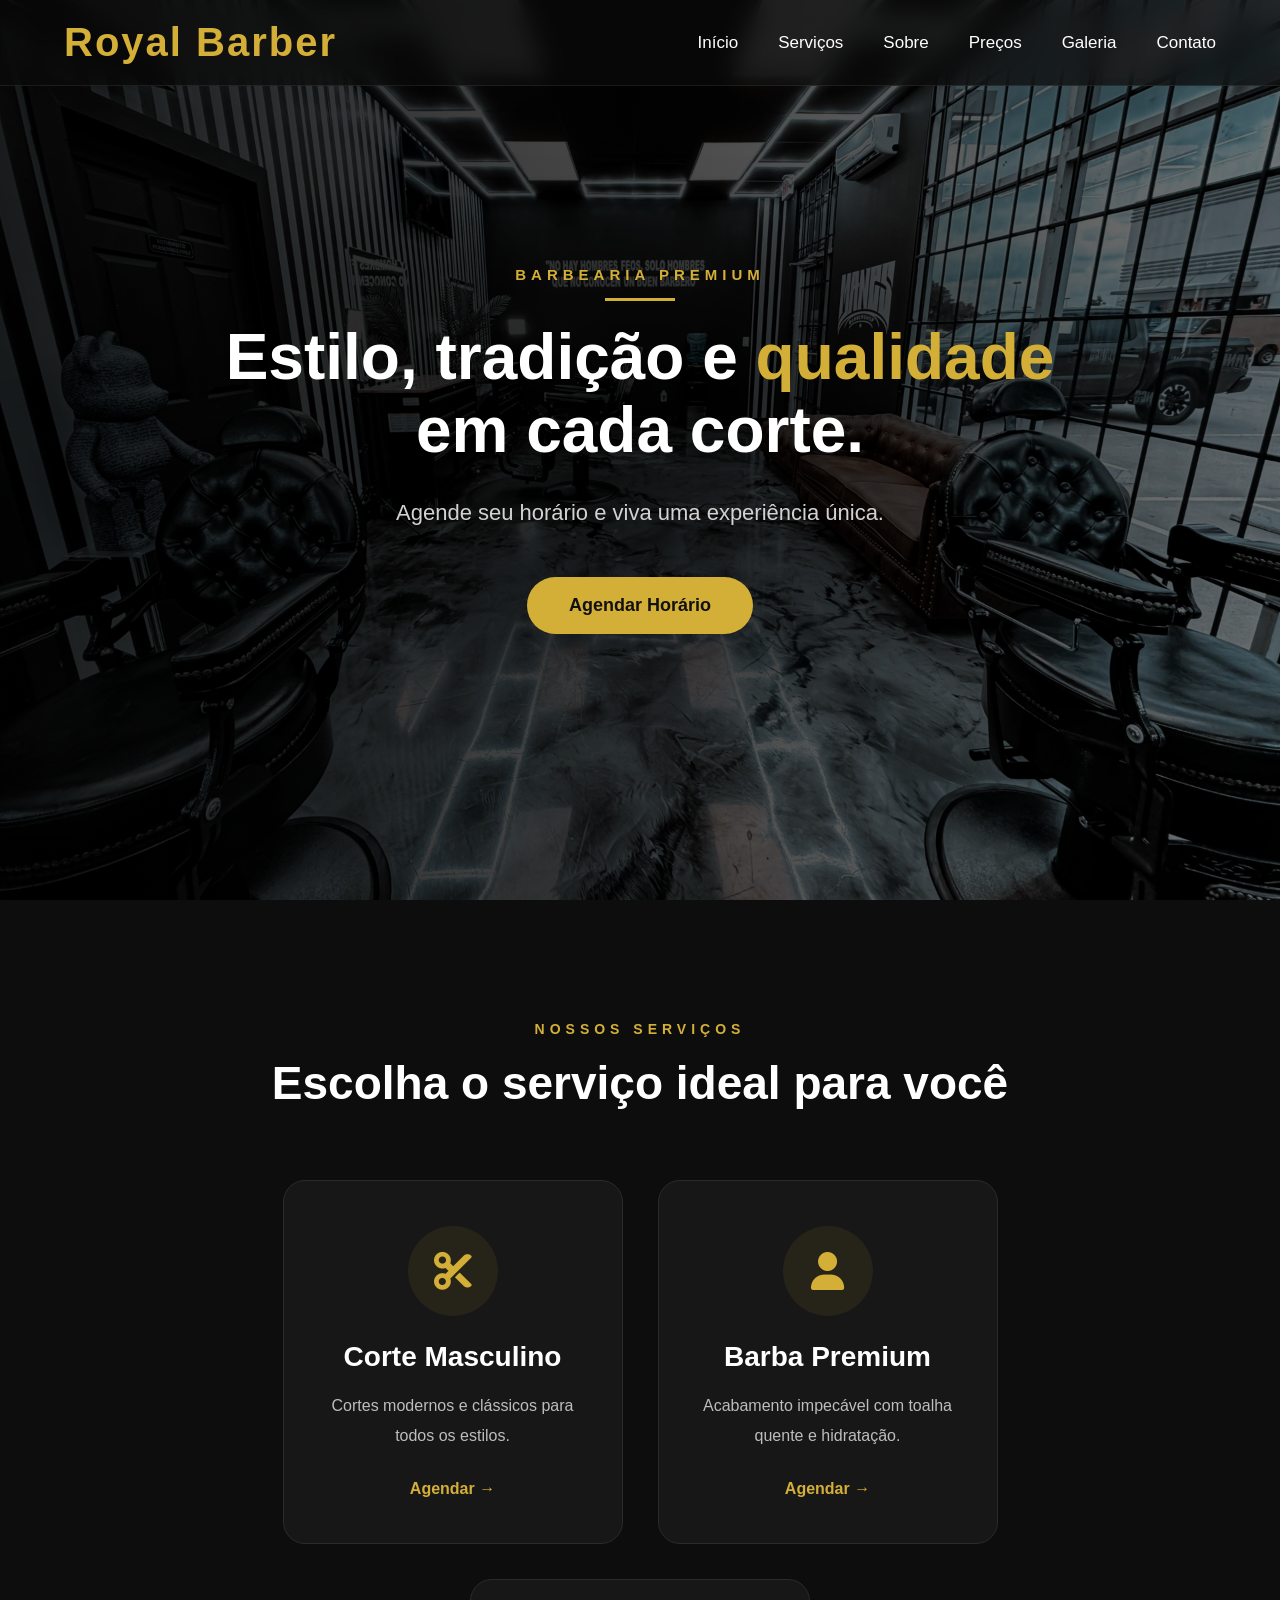
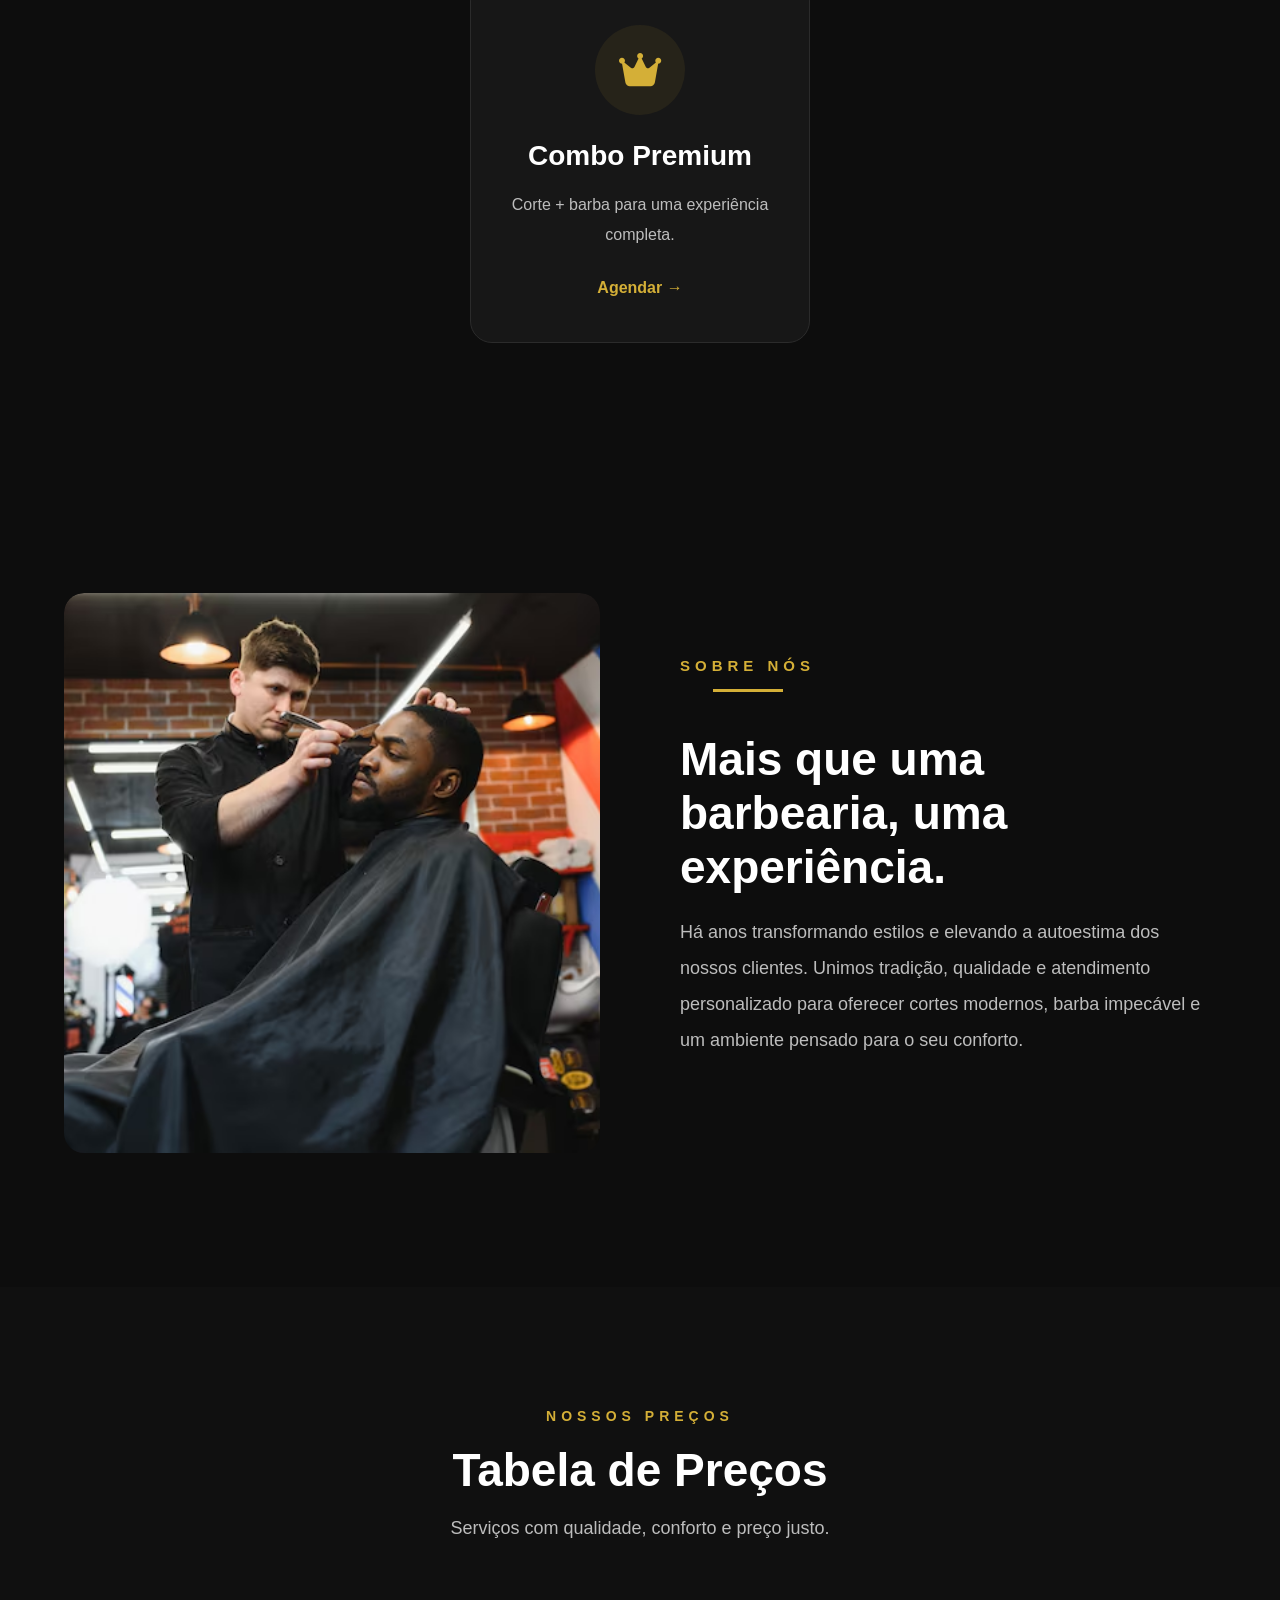
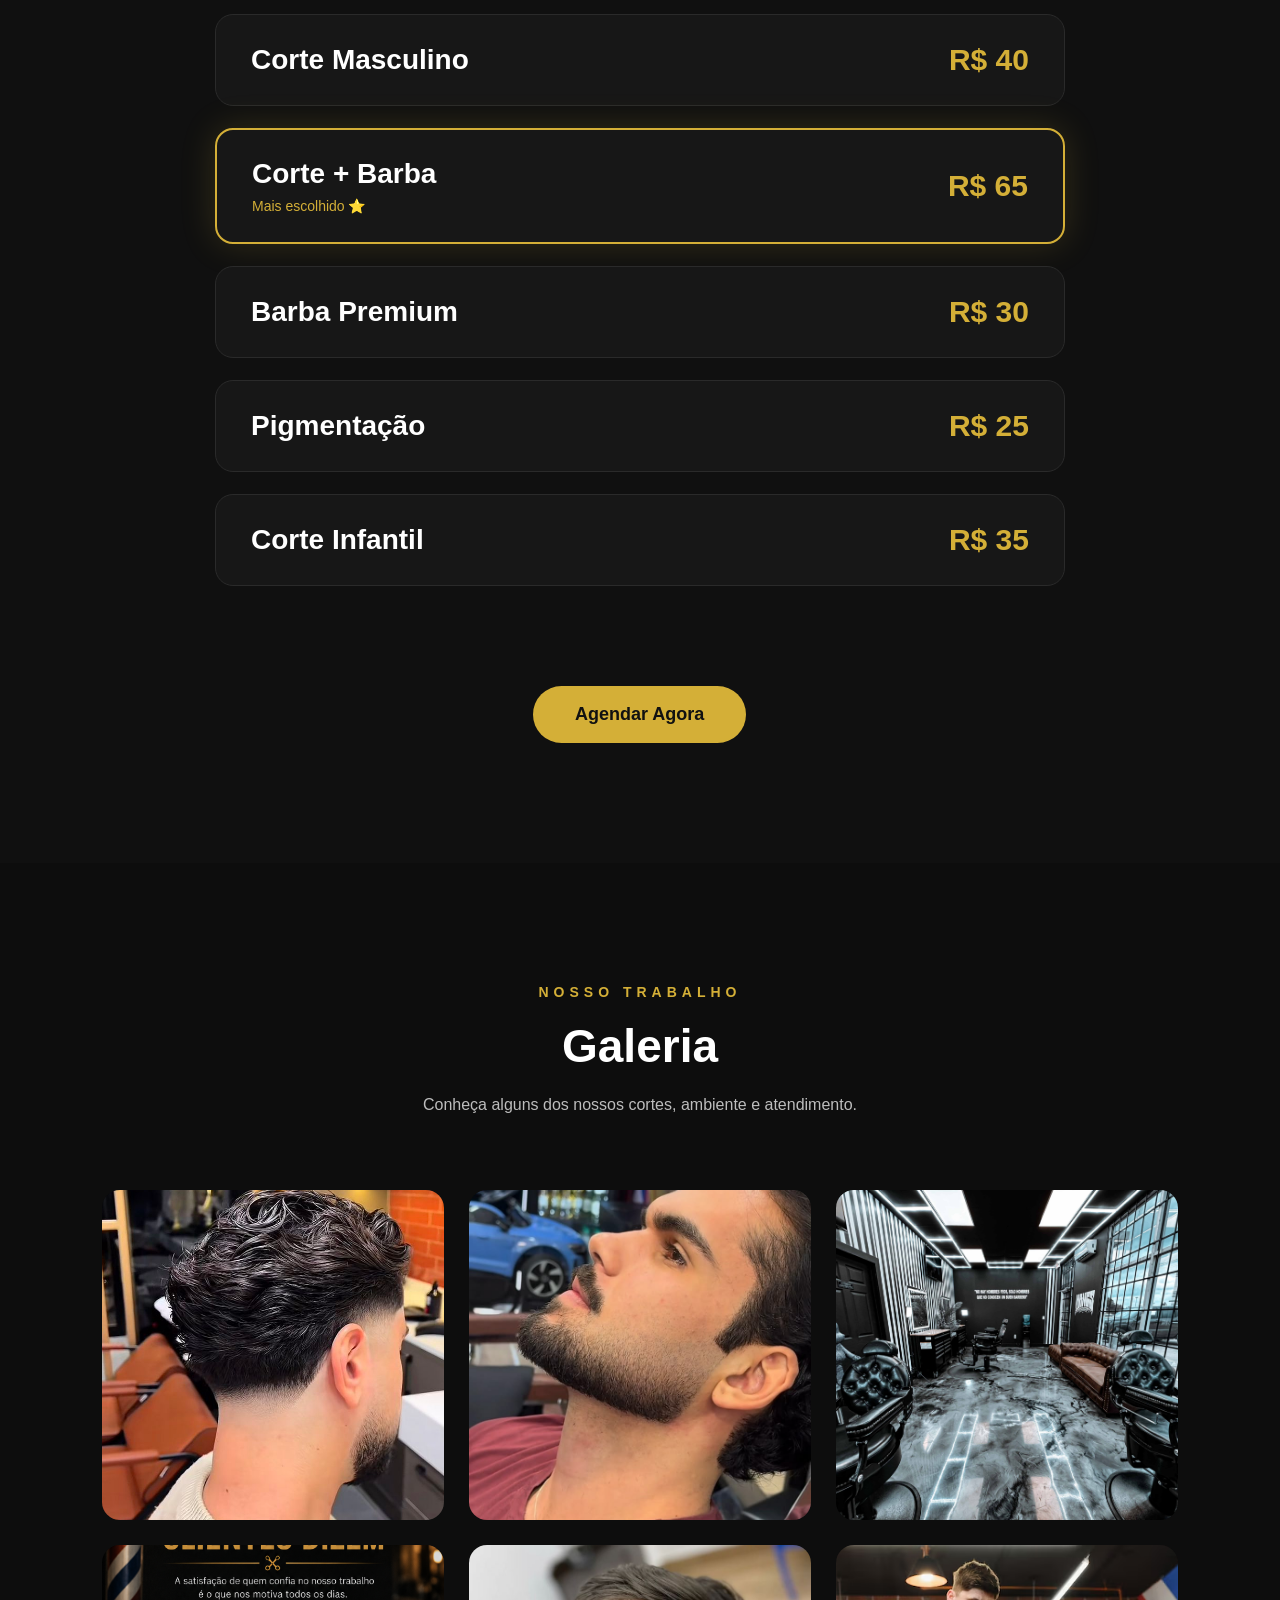
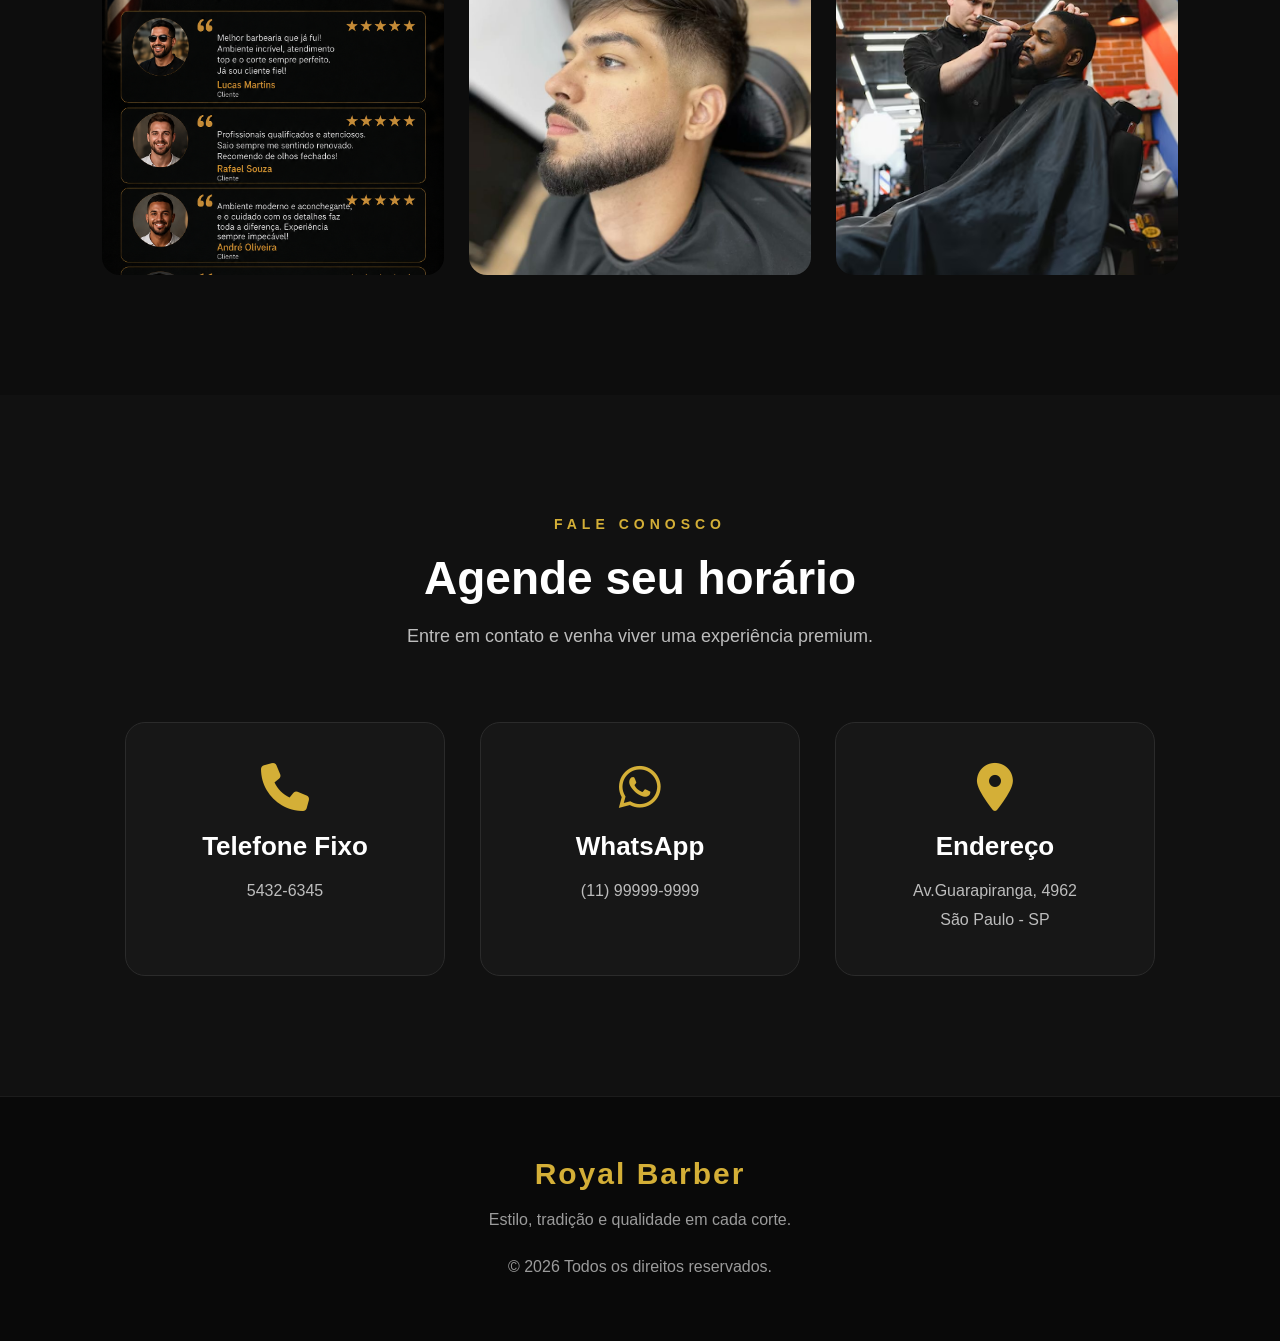
<file: index.html>
<!DOCTYPE html>
<html lang="pt-BR">

<head>

    <meta charset="UTF-8">
    <meta name="viewport" content="width=device-width, initial-scale=1.0">

    <title>Royal Barber</title>

    <link rel="stylesheet" href="STYLE.css">

    <link rel="stylesheet" href="https://cdnjs.cloudflare.com/ajax/libs/font-awesome/6.7.2/css/all.min.css">

</head>

<body>


    <!-- ==========================
            HEADER
    =========================== -->

    <header>

        <div class="container">

            <a href="#inicio" class="logo">
                Royal Barber
            </a>

            <nav>

                <ul>

                    <li><a href="#inicio">Início</a></li>

                    <li><a href="#servicos">Serviços</a></li>

                    <li><a href="#sobre">Sobre</a></li>

                    <li><a href="#precos">Preços</a></li>

                    <li><a href="#galeria">Galeria</a></li>

                    <li><a href="#contato">Contato</a></li>

                </ul>

            </nav>

        </div>

    </header>

    <!-- ==========================
            HERO
    =========================== -->

    <section class="hero" id="inicio">

        <div class="hero-content">

            <span class="hero-subtitle">
                BARBEARIA PREMIUM
            </span>

            <h1>
                Estilo, tradição e <span>qualidade</span> em cada corte.
            </h1>

            <p>
                Agende seu horário e viva uma experiência única.
            </p>

            <a href="#contato" class="btn">
                Agendar Horário
            </a>

        </div>

    </section>

    <!-- ==========================
            SERVIÇOS
    =========================== -->

    <section class="services" id="servicos">

        <div class="services-header">

            <span>NOSSOS SERVIÇOS</span>

            <h2>Escolha o serviço ideal para você</h2>

        </div>

        <div class="cards">

            <div class="card">

                <div class="icon">
                    <i class="fa-solid fa-scissors"></i>
                </div>

                <h3>Corte Masculino</h3>

                <p>
                    Cortes modernos e clássicos para todos os estilos.
                </p>

                <a href="#contato" class="card-link">
                    Agendar →
                </a>

            </div>

            <div class="card">

                <div class="icon">
                    <i class="fa-solid fa-user"></i>
                </div>

                <h3>Barba Premium</h3>

                <p>
                    Acabamento impecável com toalha quente e hidratação.
                </p>

                <a href="#contato" class="card-link">
                    Agendar →
                </a>

            </div>

            <div class="card">

                <div class="icon">
                    <i class="fa-solid fa-crown"></i>
                </div>

                <h3>Combo Premium</h3>

                <p>
                    Corte + barba para uma experiência completa.
                </p>

                <a href="#contato" class="card-link">
                    Agendar →
                </a>

            </div>

        </div>

    </section>

    <!-- ==========================
            SOBRE
    =========================== -->

    <section class="about" id="sobre">

        <div class="about-image">

            <img src="img/cliente-africano-do-sexo-masculino-cortando-o-cabelo-na-barbearia-de-cabeleireiro-profissional_255667-7747.avif"
                alt="Barbeiro atendendo cliente">

        </div>

        <div class="about-text">

            <span class="hero-subtitle">
                SOBRE NÓS
            </span>

            <h2>Mais que uma barbearia, uma experiência.</h2>

            <p>
                Há anos transformando estilos e elevando a autoestima dos nossos clientes.
                Unimos tradição, qualidade e atendimento personalizado para oferecer
                cortes modernos, barba impecável e um ambiente pensado para o seu conforto.
            </p>

        </div>

    </section>

    <section class="prices" id="precos">

        <div class="services-header">

            <span>NOSSOS PREÇOS</span>

            <h2>Tabela de Preços</h2>

            <p>
                Serviços com qualidade, conforto e preço justo.
            </p>

        </div>

        <div class="price-table">

            <div class="price-item">
                <span>Corte Masculino</span>
                <strong>R$ 40</strong>
            </div>

            <div class="price-item destaque">

                <div>

                    <span>Corte + Barba</span>

                    <small>Mais escolhido ⭐</small>

                </div>

                <strong>R$ 65</strong>

            </div>

            <div class="price-item">
                <span>Barba Premium</span>
                <strong>R$ 30</strong>
            </div>

            <div class="price-item">
                <span>Pigmentação</span>
                <strong>R$ 25</strong>
            </div>

            <div class="price-item">
                <span>Corte Infantil</span>
                <strong>R$ 35</strong>
            </div>

        </div>

        <div class="price-button">
            <a href="#contato" class="btn">
                Agendar Agora
            </a>
        </div>


    </section>



    <!-- ==========================
            GALERIA
    =========================== -->

    <section class="gallery" id="galeria">

        <div class="gallery-header">

            <span>NOSSO TRABALHO</span>

            <h2>Galeria</h2>

            <p>
                Conheça alguns dos nossos cortes, ambiente e atendimento.
            </p>

        </div>

        <div class="gallery-grid">

            <div class="gallery-item">

                <img src="img/download.jfif" alt="Corte Masculino">

                <div class="overlay">

                    <h3>Corte Clássico</h3>

                </div>

            </div>

            <div class="gallery-item">

                <img src="img/download (3).jfif" alt="Barba Premium">

                <div class="overlay">

                    <h3>Barba Premium</h3>

                </div>

            </div>

            <div class="gallery-item">

                <img src="img/hero-barbershop_e02c05de.jpg" alt="Nosso Espaço">

                <div class="overlay">

                    <h3>Nosso Espaço</h3>

                </div>

            </div>

            <div class="gallery-item">

                <img src="img/ChatGPT Image 30 de jun. de 2026, 19_32_30.png" alt="Clientes Satisfeitos">

                <div class="overlay">

                    <h3>Clientes Satisfeitos</h3>

                </div>

            </div>

            <div class="gallery-item">

                <img src="img/download (1).jfif" alt="Combo Premium">

                <div class="overlay">

                    <h3>Combo Premium</h3>

                </div>

            </div>

            <div class="gallery-item">

                <img src="img/cliente-africano-do-sexo-masculino-cortando-o-cabelo-na-barbearia-de-cabeleireiro-profissional_255667-7747.avif"
                    alt="Profissionais">

                <div class="overlay">

                    <h3>Profissionais</h3>

                </div>

            </div>

        </div>

    </section>

    <!-- ==========================
            CONTATO
    =========================== -->

    <section class="contact" id="contato">

        <div class="services-header">

            <span>FALE CONOSCO</span>

            <h2>Agende seu horário</h2>

            <p>
                Entre em contato e venha viver uma experiência premium.
            </p>

        </div>

        <div class="contact-content">

            <div class="contact-card">

                <i class="fa-solid fa-phone"></i>

                <h3>Telefone Fixo</h3>

                <p>5432-6345</p>

            </div>

            <a class="contact-card"
                href="https://wa.me/5511999999999?text=Olá!%20Gostaria%20de%20agendar%20um%20horário%20na%20Royal%20Barber."
                target="_blank">

                <i class="fa-brands fa-whatsapp"></i>

                <h3>WhatsApp</h3>

                <p>(11) 99999-9999</p>

            </a>
            <a class="contact-card" href="https://maps.app.goo.gl/kEvo1rtwkqubhrsD6" target="_blank">

                <i class="fa-solid fa-location-dot"></i>

                <h3>Endereço</h3>

                <p> Av.Guarapiranga, 4962<br>São Paulo - SP</p>

            </a>

        </div>



    </section>

    <!-- ==========================
            FOOTER
    =========================== -->

    <footer>

        <h3>Royal Barber</h3>

        <p>
            Estilo, tradição e qualidade em cada corte.
        </p>

        <br>

        <p>
            © 2026 Todos os direitos reservados.
        </p>

    </footer>

 

    <script src="SCRIPT.js"></script>

</body>

</html>
</file>
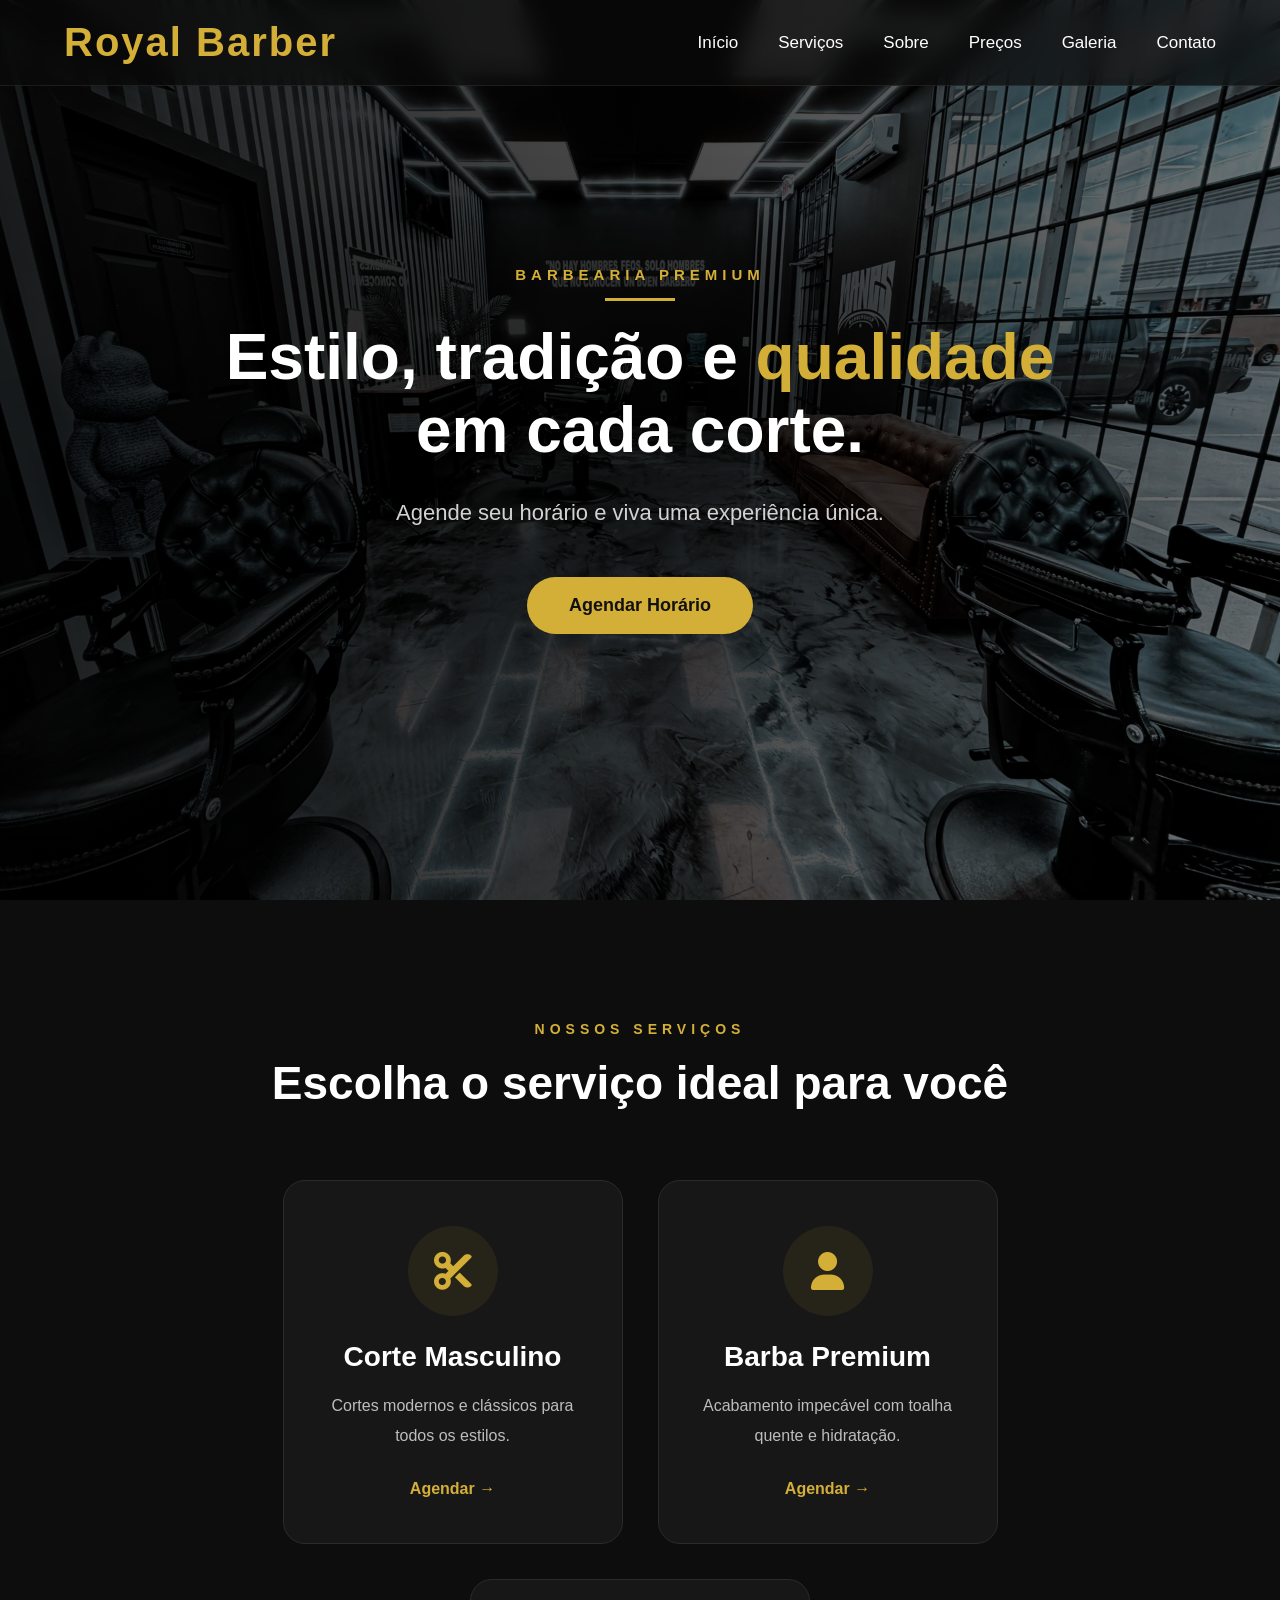
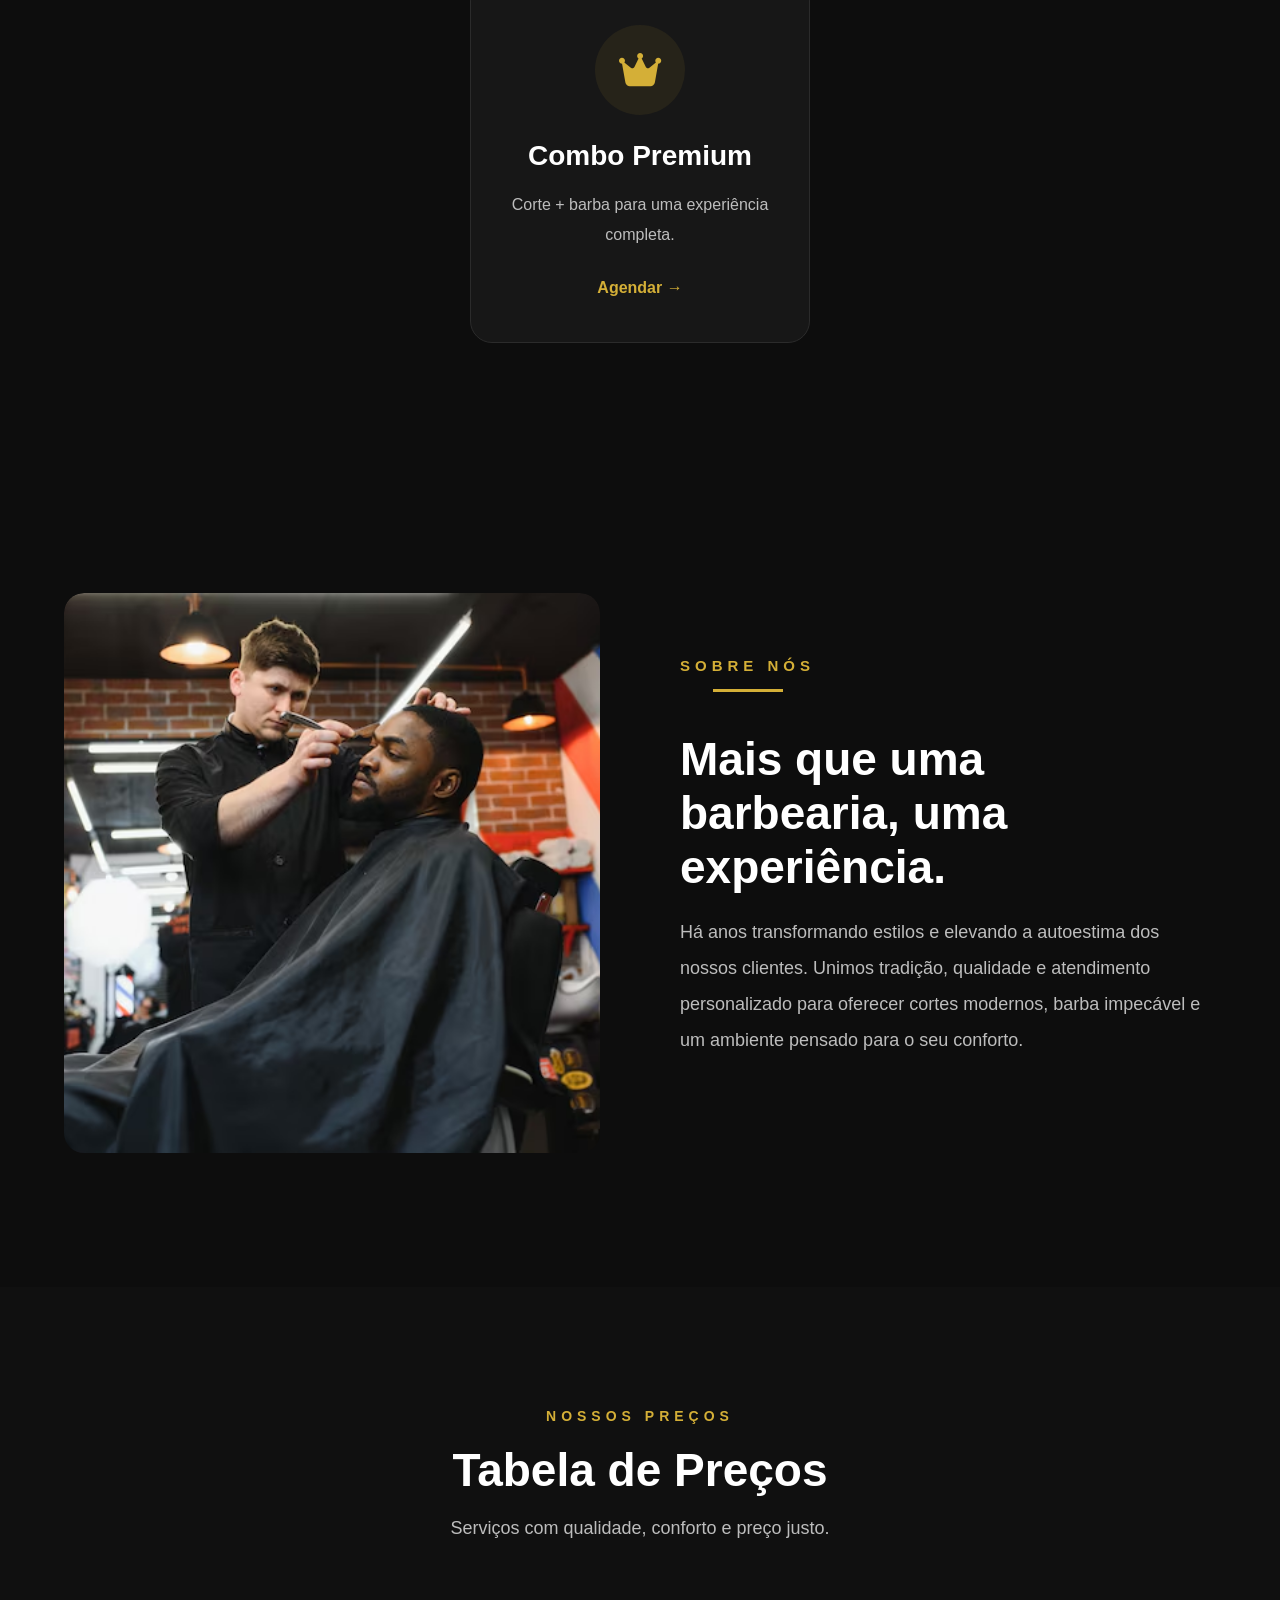
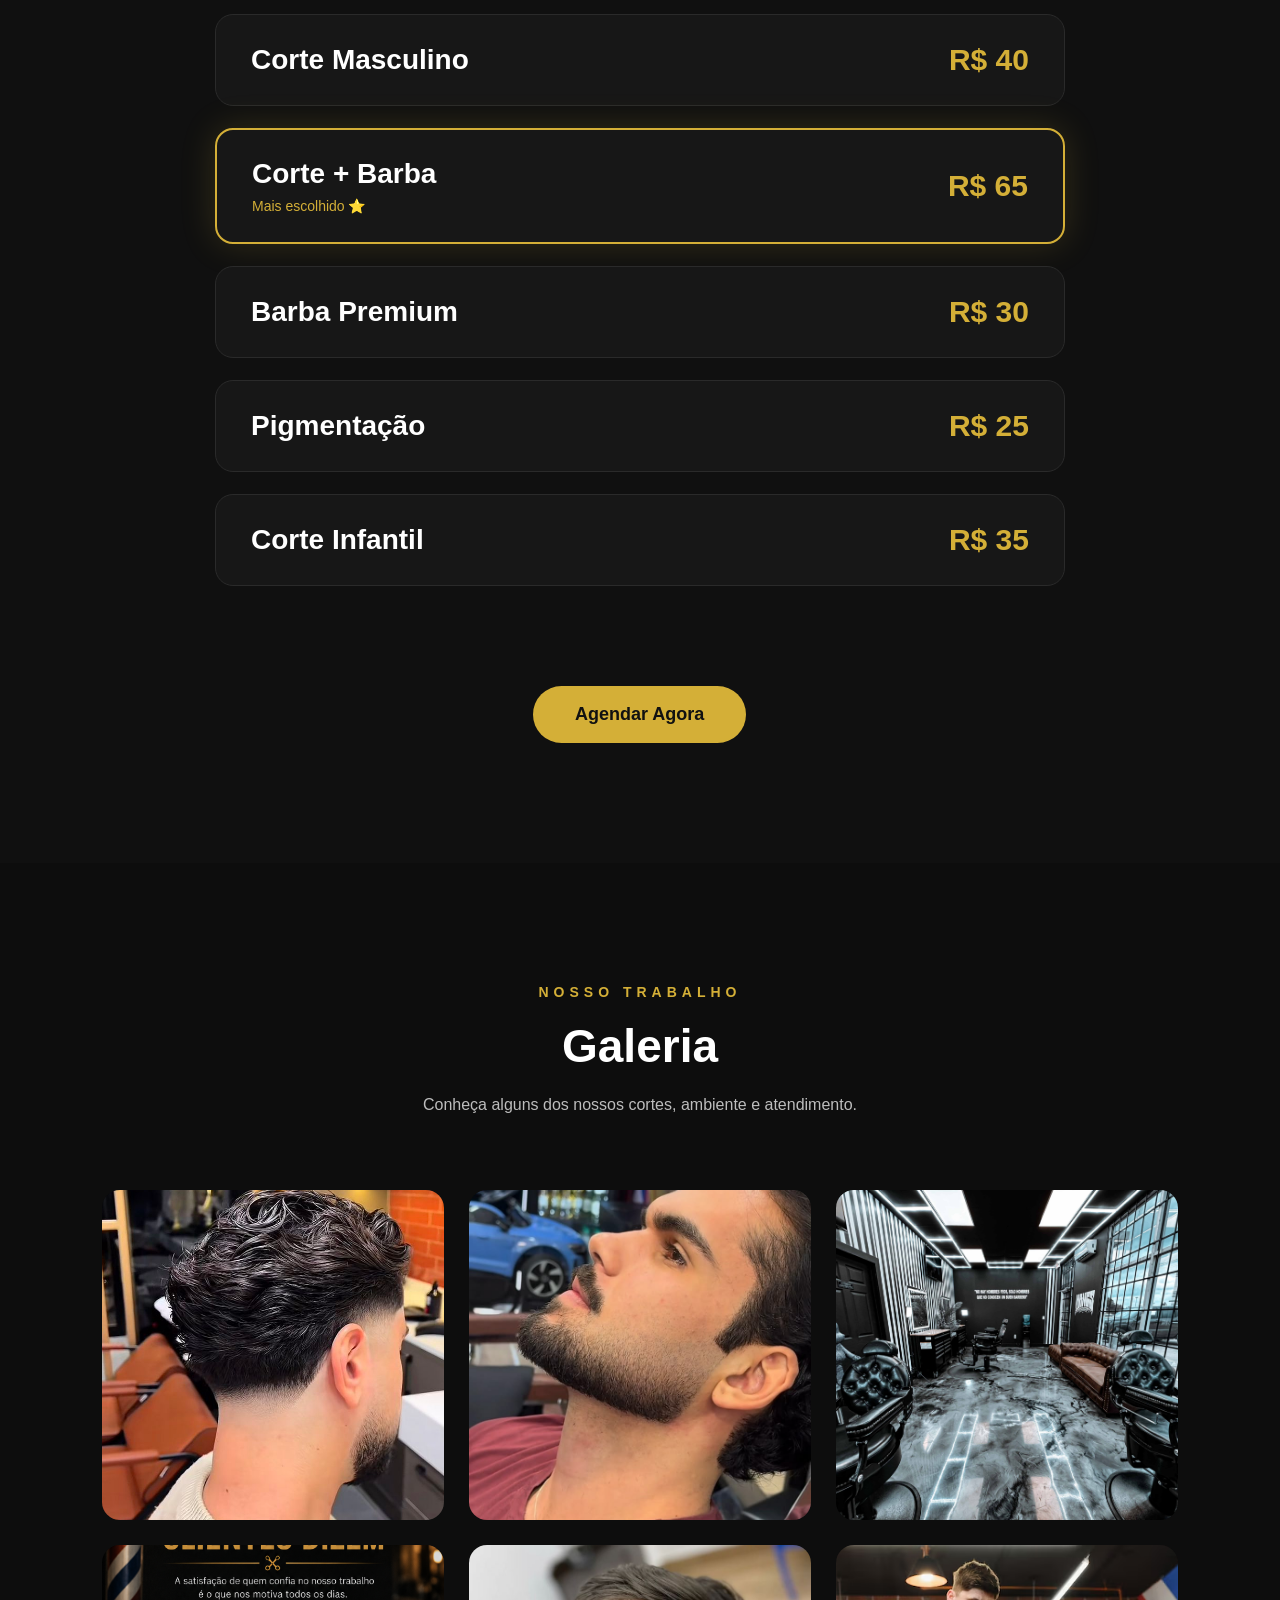
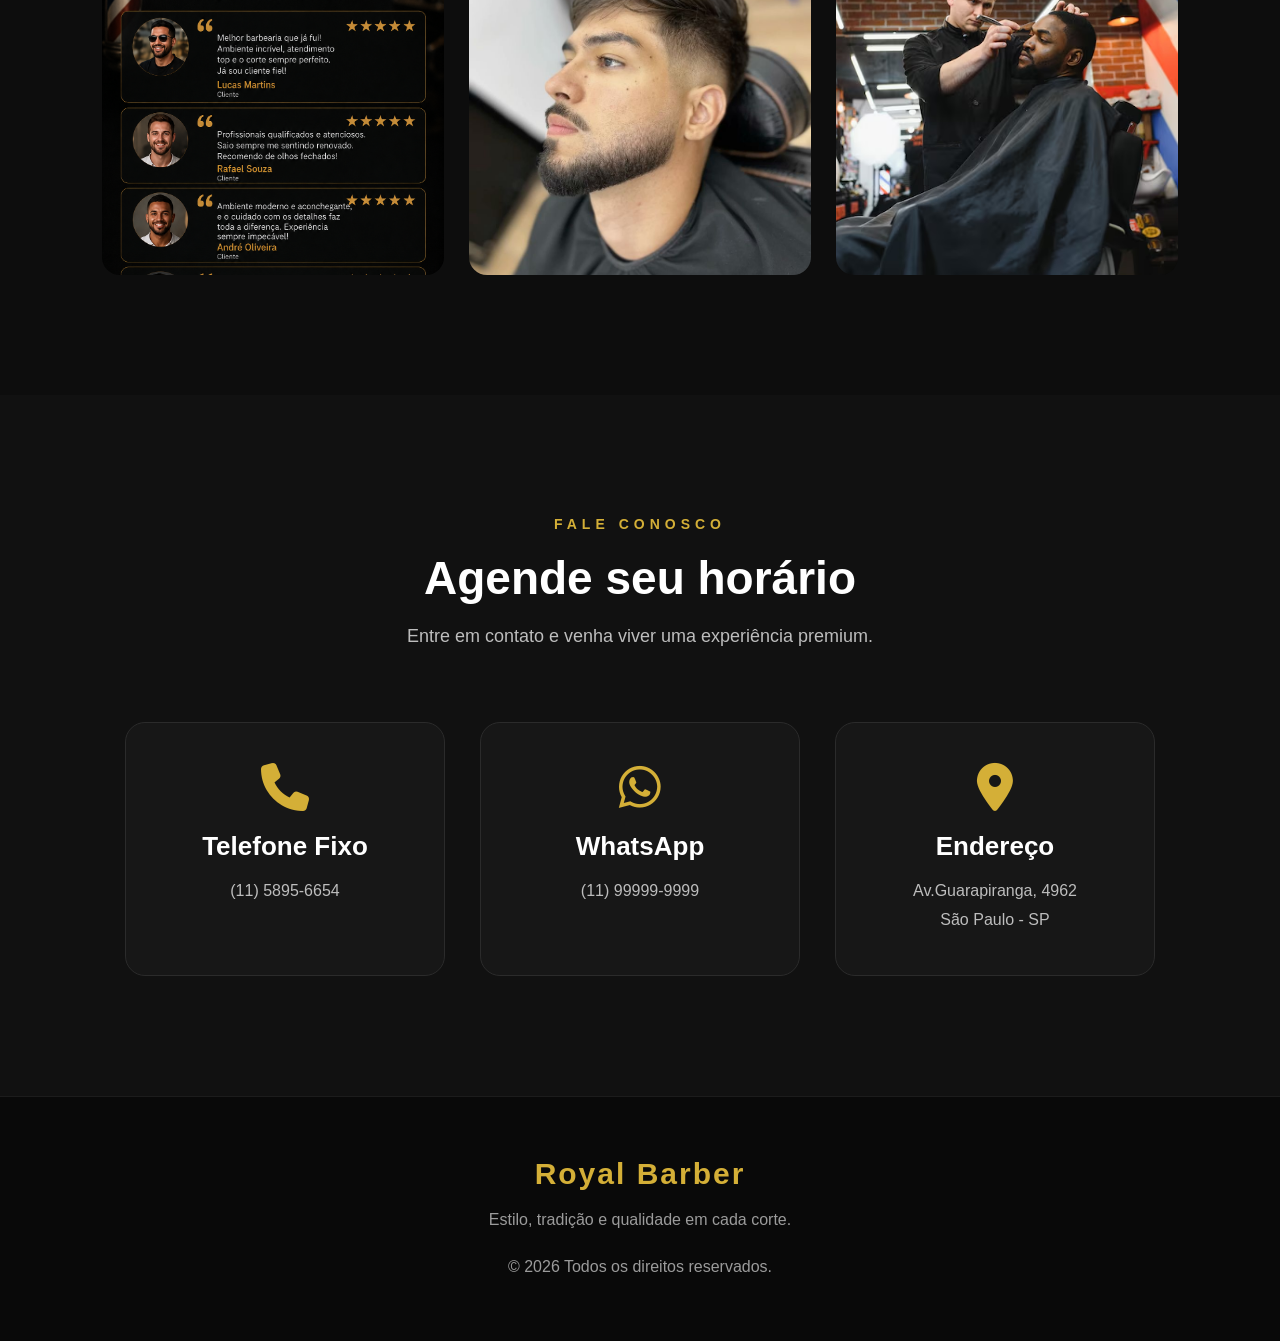
<file: INDEX.html>
<!DOCTYPE html>
<html lang="pt-BR">

<head>

    <meta charset="UTF-8">
    <meta name="viewport" content="width=device-width, initial-scale=1.0">

    <title>Royal Barber</title>

    <link rel="stylesheet" href="STYLE.css">

    <link rel="stylesheet" href="https://cdnjs.cloudflare.com/ajax/libs/font-awesome/6.7.2/css/all.min.css">

</head>

<body>


    <!-- ==========================
            HEADER
    =========================== -->

    <header>

        <div class="container">

            <a href="#inicio" class="logo">
                Royal Barber
            </a>

            <nav>

                <ul>

                    <li><a href="#inicio">Início</a></li>

                    <li><a href="#servicos">Serviços</a></li>

                    <li><a href="#sobre">Sobre</a></li>

                    <li><a href="#precos">Preços</a></li>

                    <li><a href="#galeria">Galeria</a></li>

                    <li><a href="#contato">Contato</a></li>

                </ul>

            </nav>

        </div>

    </header>

    <!-- ==========================
            HERO
    =========================== -->

    <section class="hero" id="inicio">

        <div class="hero-content">

            <span class="hero-subtitle">
                BARBEARIA PREMIUM
            </span>

            <h1>
                Estilo, tradição e <span>qualidade</span> em cada corte.
            </h1>

            <p>
                Agende seu horário e viva uma experiência única.
            </p>

            <a href="#contato" class="btn">
                Agendar Horário
            </a>

        </div>

    </section>

    <!-- ==========================
            SERVIÇOS
    =========================== -->

    <section class="services" id="servicos">

        <div class="services-header">

            <span>NOSSOS SERVIÇOS</span>

            <h2>Escolha o serviço ideal para você</h2>

        </div>

        <div class="cards">

            <div class="card">

                <div class="icon">
                    <i class="fa-solid fa-scissors"></i>
                </div>

                <h3>Corte Masculino</h3>

                <p>
                    Cortes modernos e clássicos para todos os estilos.
                </p>

                <a href="#contato" class="card-link">
                    Agendar →
                </a>

            </div>

            <div class="card">

                <div class="icon">
                    <i class="fa-solid fa-user"></i>
                </div>

                <h3>Barba Premium</h3>

                <p>
                    Acabamento impecável com toalha quente e hidratação.
                </p>

                <a href="#contato" class="card-link">
                    Agendar →
                </a>

            </div>

            <div class="card">

                <div class="icon">
                    <i class="fa-solid fa-crown"></i>
                </div>

                <h3>Combo Premium</h3>

                <p>
                    Corte + barba para uma experiência completa.
                </p>

                <a href="#contato" class="card-link">
                    Agendar →
                </a>

            </div>

        </div>

    </section>

    <!-- ==========================
            SOBRE
    =========================== -->

    <section class="about" id="sobre">

        <div class="about-image">

            <img src="img/cliente-africano-do-sexo-masculino-cortando-o-cabelo-na-barbearia-de-cabeleireiro-profissional_255667-7747.avif"
                alt="Barbeiro atendendo cliente">

        </div>

        <div class="about-text">

            <span class="hero-subtitle">
                SOBRE NÓS
            </span>

            <h2>Mais que uma barbearia, uma experiência.</h2>

            <p>
                Há anos transformando estilos e elevando a autoestima dos nossos clientes.
                Unimos tradição, qualidade e atendimento personalizado para oferecer
                cortes modernos, barba impecável e um ambiente pensado para o seu conforto.
            </p>

        </div>

    </section>

    <section class="prices" id="precos">

        <div class="services-header">

            <span>NOSSOS PREÇOS</span>

            <h2>Tabela de Preços</h2>

            <p>
                Serviços com qualidade, conforto e preço justo.
            </p>

        </div>

        <div class="price-table">

            <div class="price-item">
                <span>Corte Masculino</span>
                <strong>R$ 40</strong>
            </div>

            <div class="price-item destaque">

                <div>

                    <span>Corte + Barba</span>

                    <small>Mais escolhido ⭐</small>

                </div>

                <strong>R$ 65</strong>

            </div>

            <div class="price-item">
                <span>Barba Premium</span>
                <strong>R$ 30</strong>
            </div>

            <div class="price-item">
                <span>Pigmentação</span>
                <strong>R$ 25</strong>
            </div>

            <div class="price-item">
                <span>Corte Infantil</span>
                <strong>R$ 35</strong>
            </div>

        </div>

        <div class="price-button">
            <a href="#contato" class="btn">
                Agendar Agora
            </a>
        </div>


    </section>



    <!-- ==========================
            GALERIA
    =========================== -->

    <section class="gallery" id="galeria">

        <div class="gallery-header">

            <span>NOSSO TRABALHO</span>

            <h2>Galeria</h2>

            <p>
                Conheça alguns dos nossos cortes, ambiente e atendimento.
            </p>

        </div>

        <div class="gallery-grid">

            <div class="gallery-item">

                <img src="img/download.jfif" alt="Corte Masculino">

                <div class="overlay">

                    <h3>Corte Clássico</h3>

                </div>

            </div>

            <div class="gallery-item">

                <img src="img/download (3).jfif" alt="Barba Premium">

                <div class="overlay">

                    <h3>Barba Premium</h3>

                </div>

            </div>

            <div class="gallery-item">

                <img src="img/hero-barbershop_e02c05de.jpg" alt="Nosso Espaço">

                <div class="overlay">

                    <h3>Nosso Espaço</h3>

                </div>

            </div>

            <div class="gallery-item">

                <img src="img/ChatGPT Image 30 de jun. de 2026, 19_32_30.png" alt="Clientes Satisfeitos">

                <div class="overlay">

                    <h3>Clientes Satisfeitos</h3>

                </div>

            </div>

            <div class="gallery-item">

                <img src="img/download (1).jfif" alt="Combo Premium">

                <div class="overlay">

                    <h3>Combo Premium</h3>

                </div>

            </div>

            <div class="gallery-item">

                <img src="img/cliente-africano-do-sexo-masculino-cortando-o-cabelo-na-barbearia-de-cabeleireiro-profissional_255667-7747.avif"
                    alt="Profissionais">

                <div class="overlay">

                    <h3>Profissionais</h3>

                </div>

            </div>

        </div>

    </section>

    <!-- ==========================
            CONTATO
    =========================== -->

    <section class="contact" id="contato">

        <div class="services-header">

            <span>FALE CONOSCO</span>

            <h2>Agende seu horário</h2>

            <p>
                Entre em contato e venha viver uma experiência premium.
            </p>

        </div>

        <div class="contact-content">

            <div class="contact-card">

                <i class="fa-solid fa-phone"></i>

                <h3>Telefone Fixo</h3>

                <p>(11) 5895-6654</p>

            </div>

            <a class="contact-card"
                href="https://wa.me/5511999999999?text=Olá!%20Gostaria%20de%20agendar%20um%20horário%20na%20Royal%20Barber."
                target="_blank">

                <i class="fa-brands fa-whatsapp"></i>

                <h3>WhatsApp</h3>

                <p>(11) 99999-9999</p>

            </a>
            <a class="contact-card" href="https://maps.app.goo.gl/kEvo1rtwkqubhrsD6" target="_blank">

                <i class="fa-solid fa-location-dot"></i>

                <h3>Endereço</h3>

                <p> Av.Guarapiranga, 4962<br>São Paulo - SP</p>

            </a>

        </div>



    </section>

    <!-- ==========================
            FOOTER
    =========================== -->

    <footer>

        <h3>Royal Barber</h3>

        <p>
            Estilo, tradição e qualidade em cada corte.
        </p>

        <br>

        <p>
            © 2026 Todos os direitos reservados.
        </p>

    </footer>

 

    <script src="SCRIPT.js"></script>

</body>

</html>
</file>
<file: STYLE.css>
/*==================================================
                RESET
==================================================*/

html{
    scroll-behavior:smooth;
}

*{
    margin:0;
    padding:0;
    box-sizing:border-box;
}

body{
    font-family:"Poppins",sans-serif;
    background:#0d0d0d;
    color:#fff;
    overflow-x:hidden;
}

body.loading{
    overflow:hidden;
}

/*==================================================
                HEADER
==================================================*/

header{
    position:fixed;
    top:0;
    left:0;
    width:100%;
    z-index:1000;

    padding:20px 0;

    background:rgba(10,10,10,.70);
    backdrop-filter:blur(12px);

    border-bottom:1px solid rgba(255,255,255,.08);

    transition:.35s;
}

.container{
    width:90%;
    max-width:1300px;
    margin:auto;

    display:flex;
    justify-content:space-between;
    align-items:center;
}

/*==================================================
                LOGO
==================================================*/

.logo{

    text-decoration:none;

    color:#D4AF37;

    font-size:2.5rem;

    font-weight:700;

    letter-spacing:2px;

    transition:.35s;

}

.logo:hover{

    color:#e6c14a;

    transform:scale(1.05);

}

/*==================================================
                MENU
==================================================*/

nav ul{

    display:flex;

    list-style:none;

    gap:40px;

}

nav li{

    list-style:none;

}

nav a{

    color:#fff;

    text-decoration:none;

    font-size:17px;

    position:relative;

    transition:.35s;

}

nav a::after{

    content:"";

    position:absolute;

    left:0;

    bottom:-8px;

    width:0;

    height:2px;

    background:#D4AF37;

    transition:.35s;

}

nav a:hover{

    color:#D4AF37;

}

nav a:hover::after{

    width:100%;

}

/*==================================================
                HERO
==================================================*/

.hero{

    position:relative;

    height:100vh;

    display:flex;

    justify-content:center;

    align-items:center;

    text-align:center;

    background:url("img/hero-barbershop_e02c05de.jpg") center center/cover no-repeat;

    overflow:hidden;

}

.hero::before{

    content:"";

    position:absolute;

    inset:0;

    background:linear-gradient(

        to right,

        rgba(0,0,0,.88),

        rgba(0,0,0,.55)

    );

}

.hero-content{

    position:relative;

    z-index:2;

    width:90%;

    max-width:900px;

}

.hero-content::before{

    content:"";

    position:absolute;

    inset:-35px;

    z-index:-1;

    background:radial-gradient(circle,

        rgba(0,0,0,.55),

        rgba(0,0,0,.25),

        transparent);

    filter:blur(35px);

}

/*==================================================
            SUBTÍTULO
==================================================*/

.hero-subtitle{

    display:inline-block;

    color:#D4AF37;

    font-size:15px;

    font-weight:600;

    letter-spacing:5px;

    margin-bottom:20px;

    opacity:0;

    transform:translateY(40px);

    animation:fadeUp .8s ease forwards;

}

.hero-subtitle::after{

    content:"";

    display:block;

    width:70px;

    height:3px;

    margin:15px auto 0;

    background:#D4AF37;

}

/*==================================================
                TÍTULO
==================================================*/

.hero h1{

    font-size:clamp(3rem,5vw,4.7rem);

    line-height:1.15;

    margin-bottom:25px;

    opacity:0;

    transform:translateY(60px);

    animation:fadeUp 1s ease forwards;

    animation-delay:.3s;

}

.hero h1 span{

    color:#D4AF37;

}

/*==================================================
                TEXTO
==================================================*/

.hero p{

    max-width:600px;

    margin:0 auto;

    color:#d2d2d2;

    font-size:22px;

    line-height:1.8;

    opacity:0;

    transform:translateY(60px);

    animation:fadeUp 1s ease forwards;

    animation-delay:.6s;

}

/*==================================================
                BOTÃO
==================================================*/

.btn{

    display:inline-block;

    margin-top:45px;

    padding:18px 42px;

    background:#D4AF37;

    color:#111;

    text-decoration:none;

    border-radius:50px;

    font-size:18px;

    font-weight:700;

    transition:.35s;

    opacity:0;

    transform:translateY(60px);

    animation:buttonPop .8s ease forwards;

    animation-delay:.9s;

}

.btn:hover{

    transform:translateY(-6px);

    background:#e6c14a;

    box-shadow:0 20px 40px rgba(212,175,55,.35);

}

/*==================================================
                ANIMAÇÕES
==================================================*/

@keyframes fadeUp{

    from{

        opacity:0;

        transform:translateY(60px);

    }

    to{

        opacity:1;

        transform:translateY(0);

    }

}

@keyframes buttonPop{

    0%{

        opacity:0;

        transform:translateY(60px) scale(.8);

    }

    70%{

        opacity:1;

        transform:translateY(0) scale(1.05);

    }

    100%{

        opacity:1;

        transform:translateY(0) scale(1);

    }

}
/*==================================================
                SERVIÇOS
==================================================*/

.services{

    padding:120px 8%;

    background:#0d0d0d;

}

.services-header{

    text-align:center;

    margin-bottom:70px;

}

.services-header span{

    color:#D4AF37;

    font-size:14px;

    letter-spacing:5px;

    font-weight:600;

}

.services-header h2{

    margin-top:18px;

    font-size:46px;

    margin-bottom:15px;

}

.services-header p{

    color:#bdbdbd;

    font-size:18px;

    max-width:650px;

    margin:auto;

    line-height:1.8;

}

/*==================================================
                CARDS
==================================================*/

.cards{

    display:flex;

    justify-content:center;

    gap:35px;

    flex-wrap:wrap;

}

.card{

    width:340px;

    background:#171717;

    border:1px solid #2b2b2b;

    border-radius:22px;

    padding:45px 35px;

    text-align:center;

    transition:.45s;

    cursor:pointer;

}

.card:hover{

    transform:translateY(-15px);

    border-color:#D4AF37;

    box-shadow:0 25px 45px rgba(212,175,55,.18);

}

.icon{

    width:90px;

    height:90px;

    margin:auto;

    margin-bottom:25px;

    border-radius:50%;

    background:rgba(212,175,55,.08);

    display:flex;

    justify-content:center;

    align-items:center;

    color:#D4AF37;

    font-size:38px;

    transition:.4s;

}

.card:hover .icon{

    transform:rotate(8deg) scale(1.08);

    background:#D4AF37;

    color:#111;

}

.card h3{

    font-size:28px;

    margin-bottom:18px;

}

.card p{

    color:#bdbdbd;

    line-height:1.9;

    margin-bottom:28px;

}

.card-link{

    color:#D4AF37;

    text-decoration:none;

    font-weight:600;

    transition:.3s;

}

.card-link:hover{

    letter-spacing:1px;

}

/*==================================================
                SOBRE
==================================================*/

.about{

    width:90%;

    max-width:1200px;

    margin:130px auto;

    display:flex;

    align-items:center;

    gap:80px;

}

.about-image{

    flex:1;

    overflow:hidden;

    border-radius:20px;

}

.about-image img{

    width:100%;

    height:560px;

    object-fit:cover;

    border-radius:20px;

    transition:.6s;

}

.about-image:hover img{

    transform:scale(1.08);

}

.about-text{

    flex:1;

}

.about-text h2{

    font-size:46px;

    margin:20px 0;

}

.about-text p{

    color:#bdbdbd;

    font-size:18px;

    line-height:2;

    margin-bottom:35px;

}

/*==================================================
            DIFERENCIAIS
==================================================*/

.about-list{

    display:flex;

    flex-direction:column;

    gap:18px;

}

.about-list div{

    display:flex;

    align-items:center;

    gap:15px;

    color:#ddd;

    font-size:17px;

}

.about-list i{

    color:#D4AF37;

    font-size:22px;

}
/*==================================================
                TABELA DE PREÇOS
==================================================*/

.prices{

    padding:120px 8%;

    background:#101010;

}

.price-table{

    max-width:850px;

    margin:60px auto 0;

    display:flex;

    flex-direction:column;

    gap:22px;

}

.price-item{

    display:flex;

    justify-content:space-between;

    align-items:center;

    background:#171717;

    border:1px solid #2a2a2a;

    border-radius:18px;

    padding:28px 35px;

    transition:.35s;

}

.price-item:hover{

    transform:translateY(-6px);

    border-color:#D4AF37;

    box-shadow:0 15px 35px rgba(212,175,55,.15);

}

.price-item span{

    font-size:28px;

    font-weight:600;

}

.price-item strong{

    color:#D4AF37;

    font-size:30px;

}

.price-item small{

    display:block;

    margin-top:8px;

    color:#D4AF37;

    font-size:14px;

}

.destaque{

    border:2px solid #D4AF37;

    box-shadow:0 0 35px rgba(212,175,55,.18);

}

.price-button{

    text-align:center;

    margin-top:55px;

}

/*==================================================
                GALERIA
==================================================*/

.gallery{

    padding:120px 8%;

    background:#0d0d0d;

}

.gallery-header{

    text-align:center;

    margin-bottom:70px;

}

.gallery-header span{

    color:#D4AF37;

    letter-spacing:5px;

    font-size:14px;

    font-weight:600;

}

.gallery-header h2{

    font-size:46px;

    margin:18px 0;

}

.gallery-header p{

    color:#bdbdbd;

    max-width:650px;

    margin:auto;

    line-height:1.8;

}

.gallery-grid{

    display:grid;

    grid-template-columns:repeat(3,1fr);

    gap:25px;

}

.gallery-item{

    position:relative;

    overflow:hidden;

    border-radius:18px;

    cursor:pointer;

}

.gallery-item img{

    width:100%;

    height:330px;

    object-fit:cover;

    display:block;

    transition:.55s;

}

.gallery-item:hover img{

    transform:scale(1.12);

}

.gallery-item::after{

    content:"";

    position:absolute;

    inset:0;

    background:linear-gradient(

        to top,

        rgba(0,0,0,.75),

        rgba(0,0,0,.15)

    );

    opacity:0;

    transition:.35s;

}

.gallery-item:hover::after{

    opacity:1;

}

.overlay{

    position:absolute;

    inset:0;

    display:flex;

    justify-content:center;

    align-items:flex-end;

    padding-bottom:35px;

    opacity:0;

    transition:.35s;

    z-index:5;

}

.gallery-item:hover .overlay{

    opacity:1;

}

.overlay h3{

    color:#fff;

    font-size:24px;

    transform:translateY(25px);

    transition:.35s;

}

.gallery-item:hover .overlay h3{

    transform:translateY(0);

}

/*==================================================
            EFEITO NAS IMAGENS
==================================================*/

.gallery-item{

    transition:.35s;

}

.gallery-item:hover{

    transform:translateY(-8px);

}
/*==================================================
                    CONTATO
==================================================*/

.contact{

    padding:120px 8%;

    background:#111;

}

.contact-content{

    display:flex;

    justify-content:center;

    gap:35px;

    flex-wrap:wrap;

    margin-top:60px;

}

.contact-card{

    width:320px;

    background:#171717;

    border:1px solid #2b2b2b;

    border-radius:20px;

    padding:40px 30px;

    text-align:center;

    text-decoration:none;

    color:#fff;

    transition:.35s;

}

.contact-card:hover{

    transform:translateY(-10px);

    border-color:#D4AF37;

    box-shadow:0 20px 40px rgba(212,175,55,.18);

}

.contact-card i{

    font-size:48px;

    color:#D4AF37;

    margin-bottom:20px;

}

.contact-card h3{

    font-size:26px;

    margin-bottom:15px;

}

.contact-card p{

    color:#bdbdbd;

    line-height:1.8;

}

/*==================================================
                    FOOTER
==================================================*/

footer{

    background:#090909;

    border-top:1px solid rgba(255,255,255,.08);

    padding:60px 20px;

    text-align:center;

}

footer h3{

    color:#D4AF37;

    font-size:30px;

    margin-bottom:15px;

    letter-spacing:2px;

}

footer p{

    color:#9b9b9b;

    line-height:1.8;

}

/*==================================================
                BOTÃO WHATSAPP
==================================================*/

.whatsapp{

    position:fixed;

    right:30px;

    bottom:30px;

    width:65px;

    height:65px;

    border-radius:50%;

    background:#25D366;

    display:flex;

    justify-content:center;

    align-items:center;

    color:#fff;

    text-decoration:none;

    font-size:32px;

    box-shadow:0 15px 35px rgba(0,0,0,.35);

    transition:.35s;

    z-index:999;

}

.whatsapp:hover{

    transform:scale(1.12);

}

/*==================================================
                    ANIMAÇÕES
==================================================*/

@keyframes fadeUp{

    from{

        opacity:0;

        transform:translateY(40px);

    }

    to{

        opacity:1;

        transform:translateY(0);

    }

}

.services,
.about,
.prices,
.gallery,
.contact{

    animation:fadeUp .8s ease;

}

/*==================================================
                RESPONSIVIDADE
==================================================*/

@media(max-width:992px){

    .about{

        flex-direction:column;

        text-align:center;

    }

    .gallery-grid{

        grid-template-columns:repeat(2,1fr);

    }

}

@media(max-width:768px){

    header{

        padding:15px 0;

    }

    .container{

        flex-direction:column;

        gap:20px;

    }

    nav ul{

        flex-wrap:wrap;

        justify-content:center;

        gap:20px;

    }

    .hero{

        padding:0 20px;

    }

    .hero h1{

        font-size:2.7rem;

    }

    .hero p{

        font-size:18px;

    }

    .cards{

        flex-direction:column;

        align-items:center;

    }

    .gallery-grid{

        grid-template-columns:1fr;

    }

    .about-image img{

        height:350px;

    }

    .price-item{

        flex-direction:column;

        gap:15px;

        text-align:center;

    }

    .contact-card{

        width:100%;

        max-width:350px;

    }

    .whatsapp{

        width:58px;

        height:58px;

        font-size:28px;

        right:20px;

        bottom:20px;

    }

    

}
</file>
